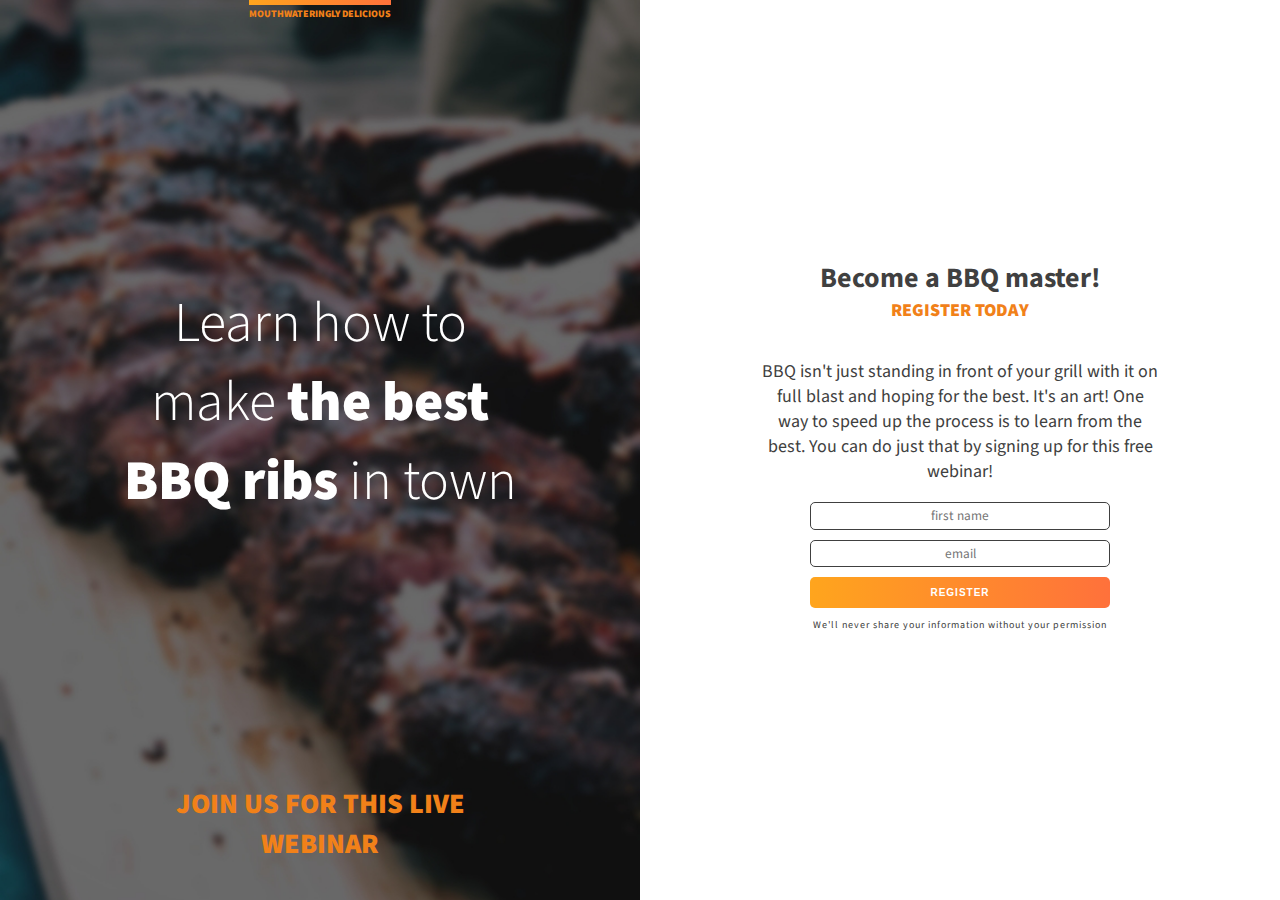
<file: BBQ-Page/index.html>
<!DOCTYPE html>
<html>

	<head>
		<title>Become a BBQ master!</title>
		<link href="https://fonts.googleapis.com/css?family=Source+Sans+Pro:300,400,900&display=swap" rel="stylesheet">
		<link href="css/styles.css" rel="stylesheet">
	</head>

	<body>
		<div class="intro">
			<h1>Learn how to make <strong>the best BBQ ribs</strong> in town</h1>
			<p>Join us for this live webinar</p>
			<p class="top-text">Mouthwateringly delicious</p>
		</div>

		<div class="main-content">
			<h2>Become a BBQ master! </h2>
			<p>Register Today</p>
			<p>BBQ isn't just standing in front of your grill with it on full blast and hoping for the best. It's an art! One
				way to speed up the process is to learn from the best. You can do just that by signing up for this free webinar!
			</p>

			<form class="email-collector" action="#" method="POST">
				<input type="text" required placeholder="first name">
				<input type="email" required placeholder="email">
				<button class="btn btn-primary" type="submit">Register</button>
			</form>

			<p class="fine-print">We'll never share your information without your permission</p>
		</div>
	</body>

</html>
</file>
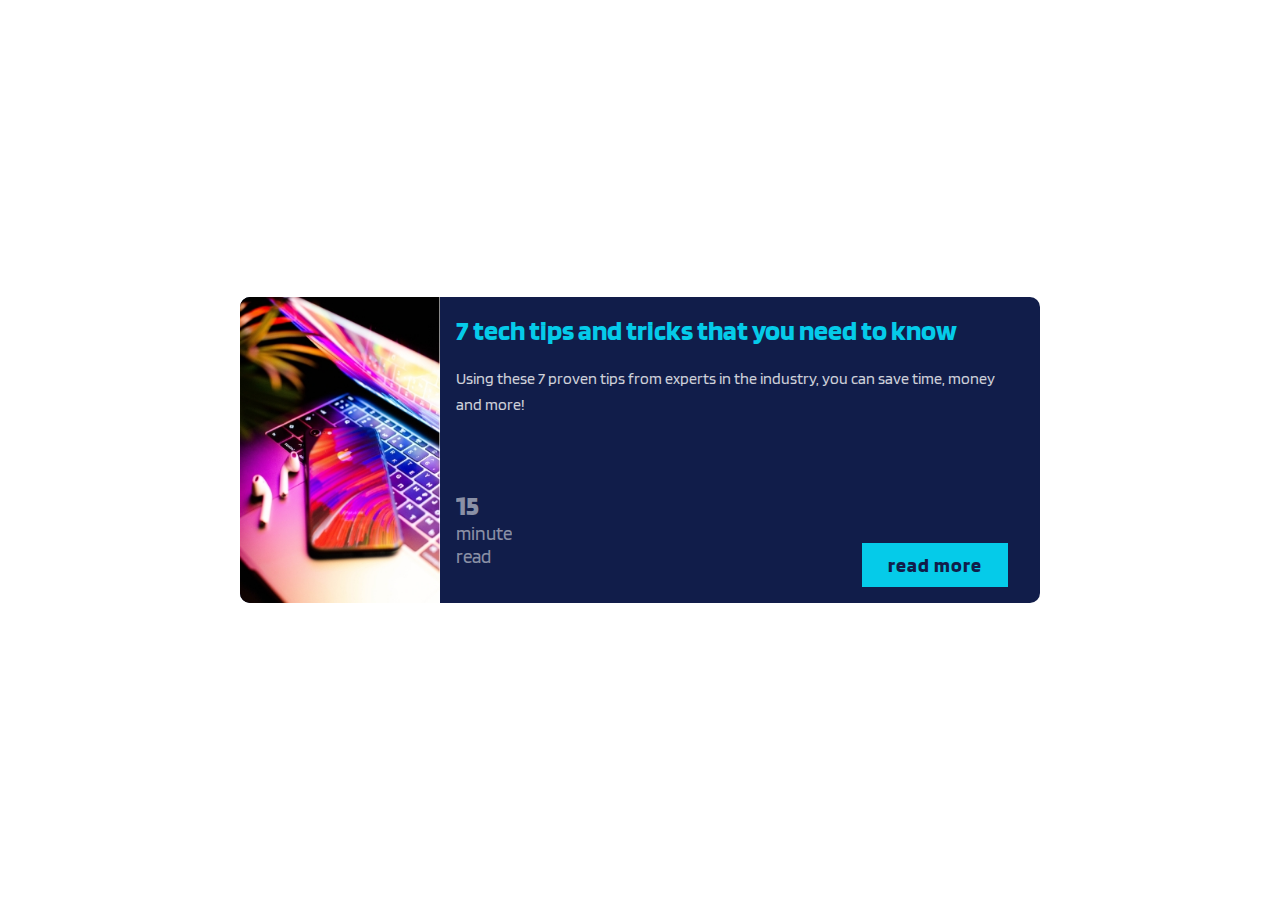
<file: Card Component - Grid/index.html>
<!DOCTYPE html>
<html>

	<head>
		<title>Grid card</title>
		<link href="https://fonts.googleapis.com/css?family=Blinker:400,700|Source+Sans+Pro&display=swap" rel="stylesheet">
		<meta name="viewport" content="width=device-width, initial-scale=1.0">
		<link rel="stylesheet" href="css/styles.css">
	</head>

	<body>
		<div class="card">
			<img class="card-img" src="img/tech.jpg" alt="an iphone on a macbook with dramatic lighting">
			<h2 class="card-title">7 tech tips and tricks that you need to know</h2>
			<p class="card-body">Using these 7 proven tips from experts in the industry, you can save time, money and more!</p>
			<p class="card-read-time"><span>15</span> minute<br>read</p>
			<a href="#" class="card-btn">read more</a>
		</div>
	</body>

</html>
</file>
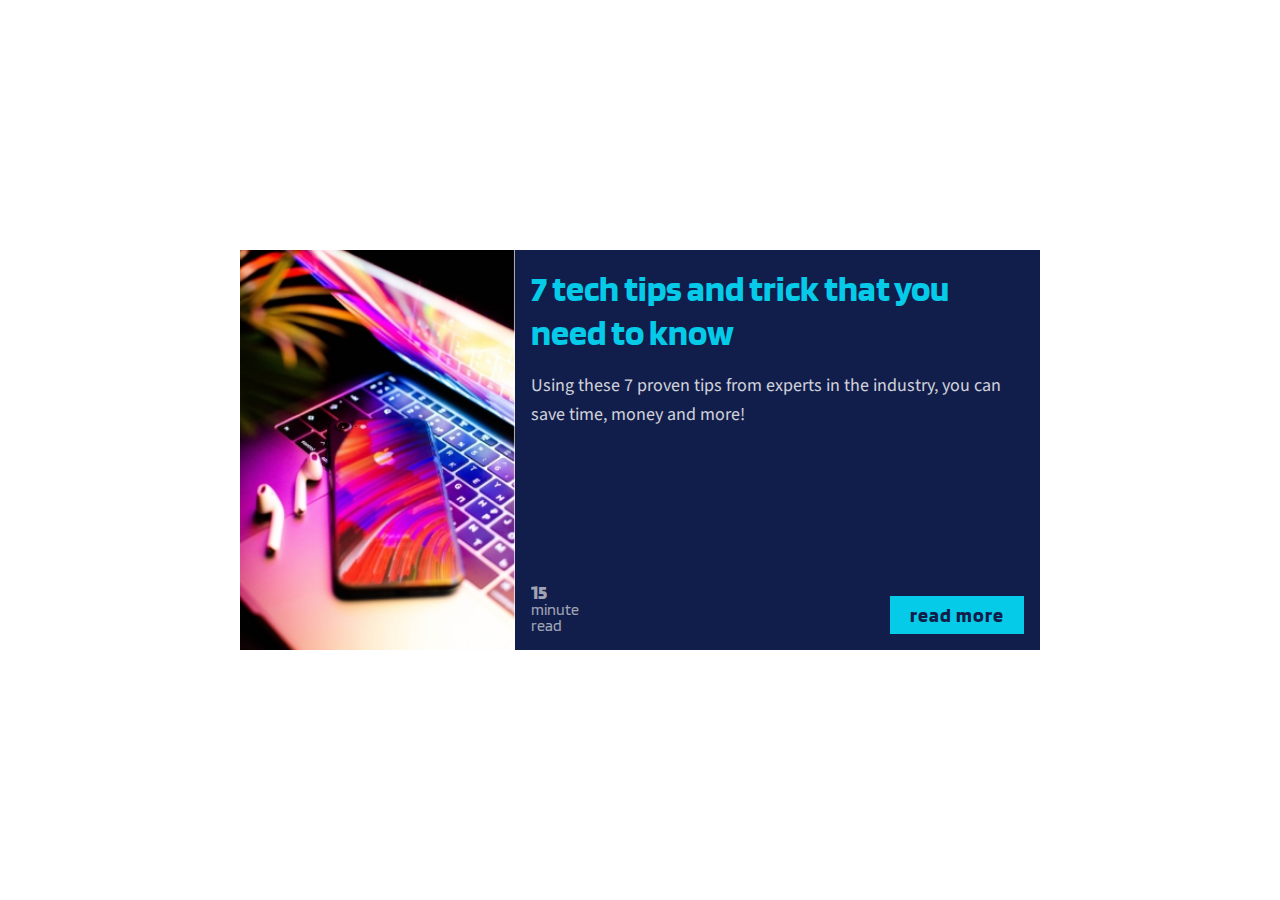
<file: Card Component/index.html>
<!DOCTYPE html>
<html lang="en">

	<head>
		<meta charset="UTF-8">
		<meta http-equiv="X-UA-Compatible" content="IE=edge">
		<meta name="viewport" content="width=device-width, initial-scale=1.0">
		<link rel="preconnect" href="https://fonts.googleapis.com">
		<link rel="preconnect" href="https://fonts.gstatic.com" crossorigin>
		<link href="https://fonts.googleapis.com/css2?family=Blinker:wght@400;700&family=Source+Sans+Pro&display=swap"
			rel="stylesheet">
		<link rel="stylesheet" href="css/styles.css">
		<title>Tech Tips and Tricks</title>
	</head>

	<body>
		<div class="card">
			<img class="card-img" src="images/tech.jpg" alt="an iphone on a macbook with dramatic lighting">
			<div class="card-content">
				<h1 class="card-title">7 tech tips and trick that you need to know</h1>
				<p class="card-body">Using these 7 proven tips from experts in the industry, you can save time, money and more!
				</p>
				<div class="card-footer">
					<p class="card-read-time"><span>15</span> minute<br>read</p>
					<a href="#" class="card-btn">read more</a>
				</div>
			</div>
		</div>
	</body>

</html>
</file>
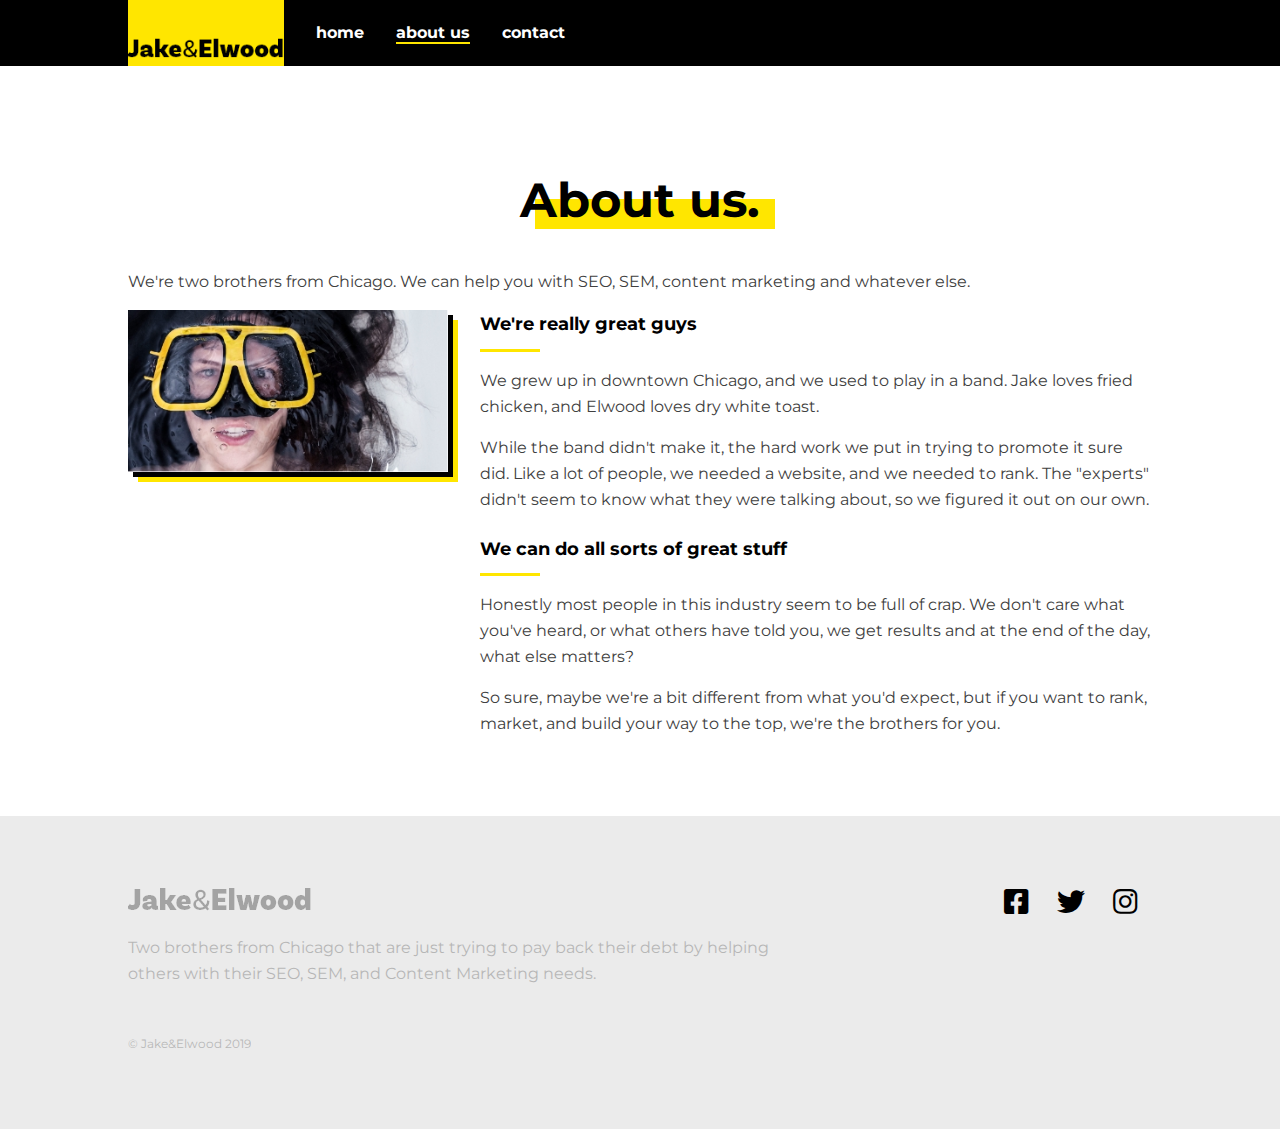
<file: Jake and Elwood/about.html>
<!DOCTYPE html>
<html>

	<head>
		<title>Jake &amp; Elwood</title>
		<!-- viewport meta to render pages on mobile properly -->
		<meta name="viewport" content="width=device-width, initial-scale=1">

		<!-- link to google fonts -->
		<link href="https://fonts.googleapis.com/css?family=Montserrat:400,700&display=swap" rel="stylesheet">

		<!-- https://cdnjs.com/libraries/font-awesome -->
		<link href="https://cdnjs.cloudflare.com/ajax/libs/font-awesome/5.9.0/css/all.css" rel="stylesheet">

		<!-- link to my CSS -->
		<link href="css/styles.css" rel="stylesheet">
	</head>

	<body>
		<header class="header main-grid">
			<div class="header-content">
				<a class="logo-link" href="index.html">
					<img src="img/logo.png" alt="" class="logo">
				</a>
				<button aria-label="Open navigation" class="open-nav">&#9776;</button>

				<nav class="nav">
					<button aria-label="Close navigation" class="close-nav">&times;</button>
					<ul class="nav-list">
						<li class="nav-item"><a href="index.html" class="nav-link">home</a></li>
						<li class="nav-item"><a href="about.html" class="nav-link current">about us</a></li>
						<li class="nav-item"><a href="contact.html" class="nav-link">contact</a></li>
					</ul>
				</nav>


			</div>
		</header>

		<main class="main-grid main-template">

			<h1 class="page-title">About us.</h1>
			<p class="about-subtitle">We&apos;re two brothers from Chicago. We can help you with SEO, SEM, content marketing and whatever
				else.</p>

			<img class="main-image" src="img/about-me.jpg" alt="a man wearing goggles">

			<div class="main-text">
				<h2 class="section-title">We're really great guys</h2>
				<p>We grew up in downtown Chicago, and we used to play in a band. Jake loves fried chicken, and Elwood loves dry
					white toast. </p>
				<p>While the band didn't make it, the hard work we put in trying to promote it sure did. Like a lot of people,
					we needed a website, and we needed to rank. The "experts" didn't seem to know what they were talking about, so
					we figured it out on our own.</p>
				<h2 class="section-title">We can do all sorts of great stuff </h2>
				<p>Honestly most people in this industry seem to be full of crap. We don't care what you've heard, or what
					others have told you, we get results and at the end of the day, what else matters? </p>
				<p>So sure, maybe we're a bit different from what you'd expect, but if you want to rank, market, and build your
					way to the top, we're the brothers for you.</p>
			</div>

		</main>

		<footer class="footer main-grid">
			<div class="footer-main">
				<img src="img/logo.png" alt="" class="footer-logo">
				<p class="footer-text">Two brothers from Chicago that are just trying to pay back their debt by helping others
					with their SEO, SEM, and Content Marketing needs.</p>
				<p class="footer-fineprint">© Jake&Elwood 2019</p>
			</div>
			<ul class="social-list">
				<li class="social-item"><a href="#" class="social-link"><i class="fab fa-facebook-square"></i></a></li>
				<li class="social-item"><a href="#" class="social-link"><i class="fab fa-twitter"></i></a></li>
				<li class="social-item"><a href="#" class="social-link"><i class="fab fa-instagram"></i></a></li>
			</ul>
		</footer>


		<script src="script.js"></script>
	</body>

</html>
</file>
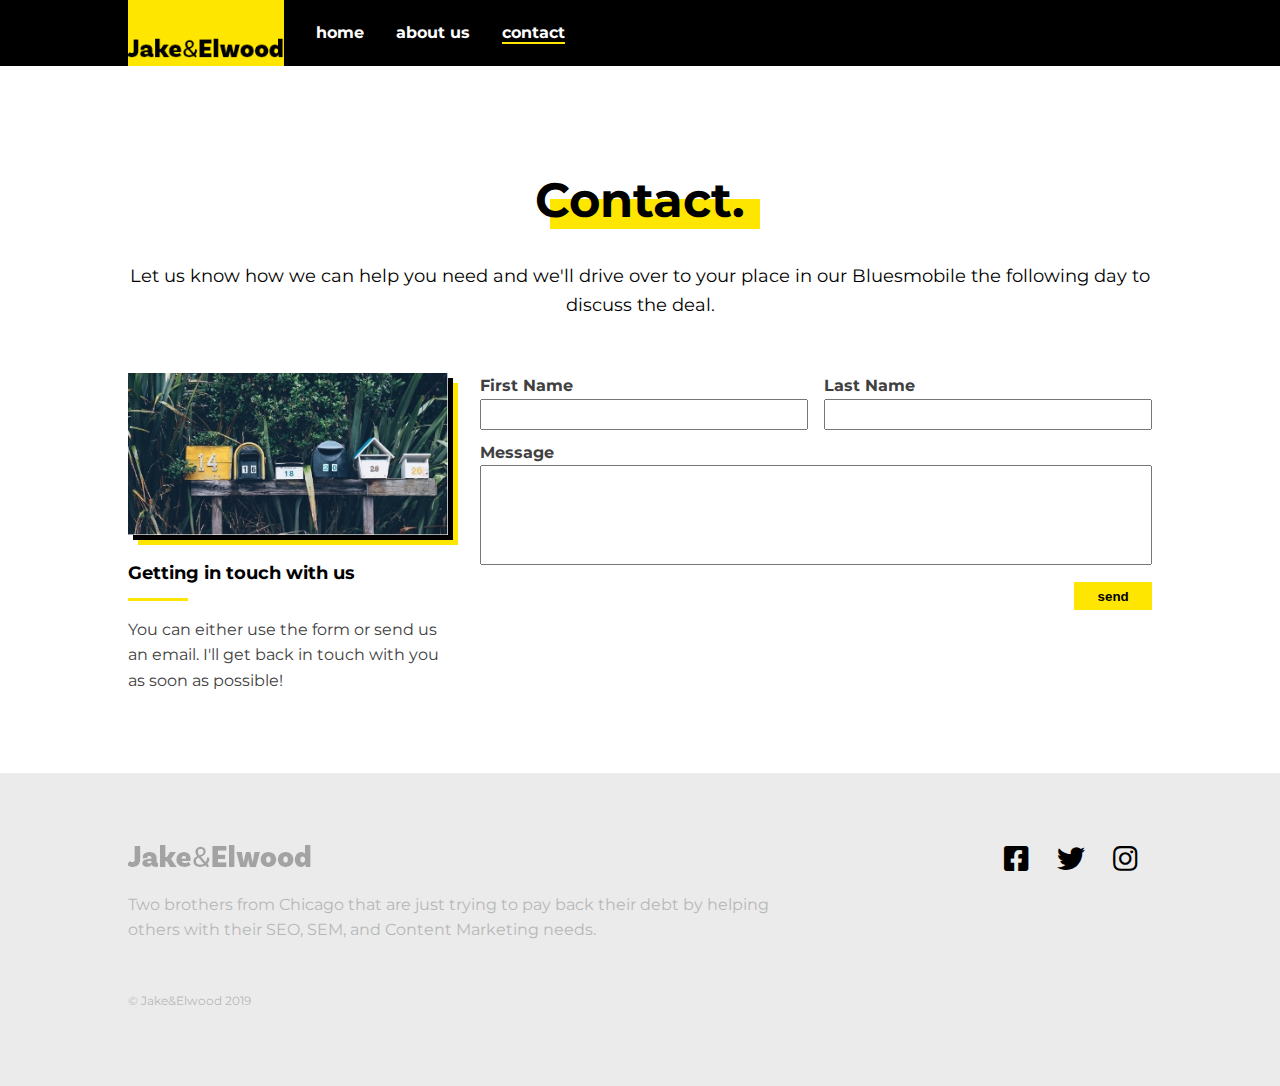
<file: Jake and Elwood/contact.html>
<!DOCTYPE html>
<html>

	<head>
		<title>Jake &amp; Elwood</title>
		<!-- viewport meta to render pages on mobile properly -->
		<meta name="viewport" content="width=device-width, initial-scale=1">

		<!-- link to google fonts -->
		<link href="https://fonts.googleapis.com/css?family=Montserrat:400,700&display=swap" rel="stylesheet">

		<!-- https://cdnjs.com/libraries/font-awesome -->
		<link href="https://cdnjs.cloudflare.com/ajax/libs/font-awesome/5.9.0/css/all.css" rel="stylesheet">

		<!-- link to my CSS -->
		<link href="css/styles.css" rel="stylesheet">
	</head>

	<body>
		<header class="header main-grid">
			<div class="header-content">
				<a class="logo-link" href="index.html">
					<img src="img/logo.png" alt="" class="logo">
				</a>
				<button aria-label="Open navigation" class="open-nav">&#9776;</button>

				<nav class="nav">
					<button aria-label="Close navigation" class="close-nav">&times;</button>
					<ul class="nav-list">
						<li class="nav-item"><a href="index.html" class="nav-link">home</a></li>
						<li class="nav-item"><a href="about.html" class="nav-link">about us</a></li>
						<li class="nav-item"><a href="contact.html" class="nav-link current">contact</a></li>
					</ul>
				</nav>


			</div>
		</header>

		<main class="main-template main-grid">

			<h1 class="page-title">Contact.</h1>
			<p class="subtitle">Let us know how we can help you need and we&apos;ll drive over to your place in our
				Bluesmobile the
				following day to discuss the deal.</p>

			<img class="main-image" src="img/contact.jpg" alt="a bunch of mailboxes">
			<div class="secondary-text">
				<h2 class="section-title">Getting in touch with us</h2>
				<p>You can either use the form or send us an email. I'll get back in touch with you as soon as possible!</p>
			</div>

			<div class="main-text">
				<form class="contact-form" action="#" method="POST">

					<label class="fname-label" for="fname">First Name</label>
					<input class="fname-input" id="fname" type="text">

					<label class="lname-label" for="lname">Last Name</label>
					<input class="lname-input" id="lname" type="text">

					<label class="message-label" for="message">Message</label>
					<textarea class="message-input" id="message"></textarea>

					<button class="btn btn-primary btn-form">send</button>
				</form>
			</div>


		</main>

		<footer class="footer main-grid">
			<div class="footer-main">
				<img src="img/logo.png" alt="" class="footer-logo">
				<p class="footer-text">Two brothers from Chicago that are just trying to pay back their debt by helping others
					with their SEO, SEM, and Content Marketing needs.</p>
				<p class="footer-fineprint">© Jake&Elwood 2019</p>
			</div>
			<ul class="social-list">
				<li class="social-item"><a href="#" class="social-link"><i class="fab fa-facebook-square"></i></a></li>
				<li class="social-item"><a href="#" class="social-link"><i class="fab fa-twitter"></i></a></li>
				<li class="social-item"><a href="#" class="social-link"><i class="fab fa-instagram"></i></a></li>
			</ul>
		</footer>


		<script src="script.js"></script>
	</body>

</html>
</file>
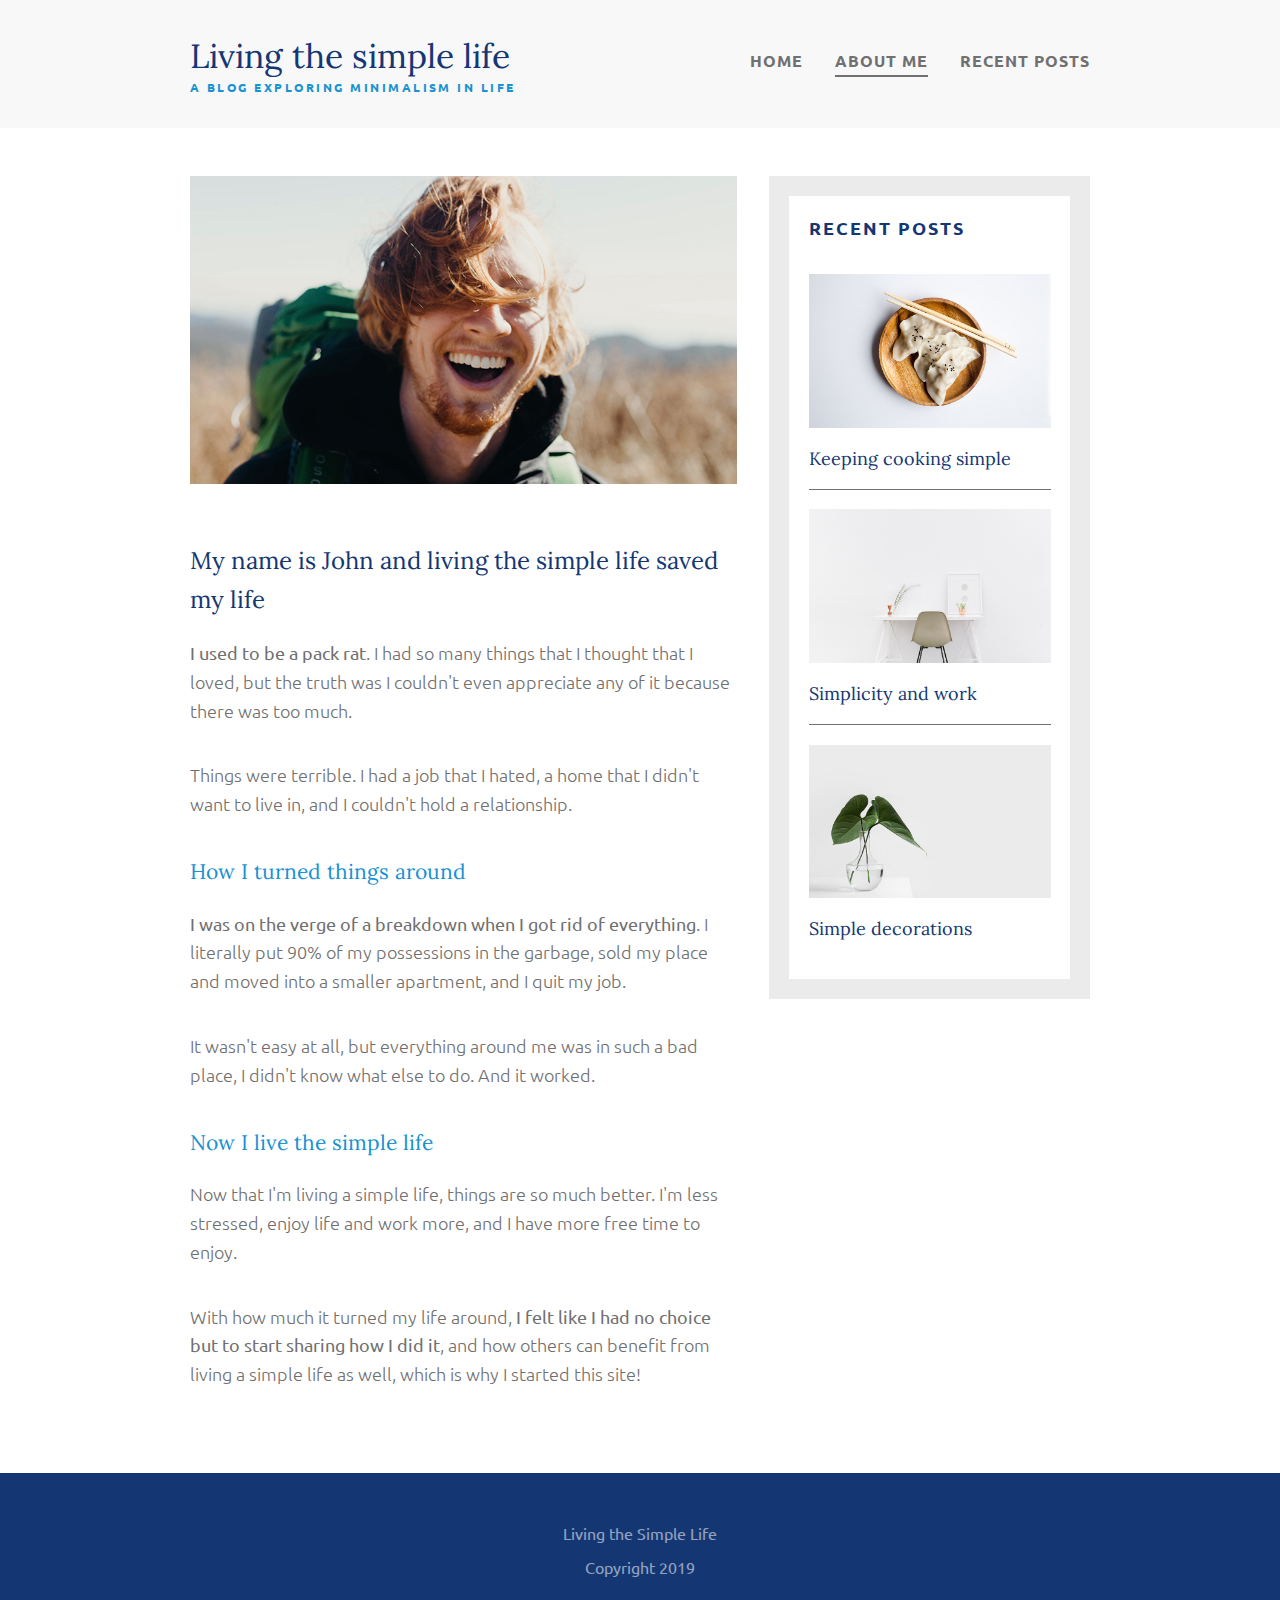
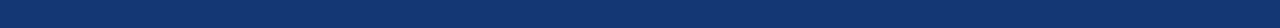
<file: Simple Life/about.html>
<!DOCTYPE html>

<html>

	<head>
		<link href="https://fonts.googleapis.com/css?family=Lora|Ubuntu:400,700&display=swap" rel="stylesheet">
		<link rel="stylesheet" href="css/styles.css">
		<meta name="viewport" content="width=device-width, initial-scale=1.0">
		<title>About me</title>
	</head>

	<body>
		<header>
			<div class="container container-nav">
				<div class="site-title">
					<h1>Living the simple life</h1>
					<p class="subtitle">A blog exploring minimalism in life</p>
				</div>
				<nav>
					<ul>
						<li><a href="index.html">Home</a></li>
						<li><a href="about.html" class="current-page">About me</a></li>
						<li><a href="recent.html">Recent posts</a></li>
					</ul>
				</nav>
			</div> <!-- / .container -->
		</header>

		<div class="container">
			<main role="main">

				<img src="img/about-me.jpg" class="image-full">
				<h2>My name is John and living the simple life saved my life</h2>
				
				<p class="text-about"><strong>I used to be a pack rat</strong>. I had so many things that I thought that I loved, but the truth was I
					couldn't even appreciate any of it because there was too much.</p>
				<p class="text-about">Things were terrible. I had a job that I hated, a home that I didn't want to live in, and I couldn't hold a
					relationship.</p>
				
				<h3>How I turned things around</h3>
				<p class="text-about"><strong>I was on the verge of a breakdown when I got rid of everything</strong>. I literally put 90% of my
					possessions in the garbage, sold my place and moved into a smaller apartment, and I quit my job.</p>
				<p class="text-about">It wasn't easy at all, but everything around me was in such a bad place, I didn't know what else to do. And it
					worked.</p>
				
				<h3>Now I live the simple life</h3>
				<p class="text-about">Now that I'm living a simple life, things are so much better. I'm less stressed, enjoy life and work more, and I have
					more free time to enjoy.</p>
				<p class="text-about">With how much it turned my life around, <strong>I felt like I had no choice but to start sharing how I did
						it</strong>, and how others can benefit from living a simple life as well, which is why I started this site!</p>

			</main>

			<aside class="sidebar">

				<div class="sidebar-widget" style="border: 20px solid #EBEBEB;">
					<h2 class="widget-title">RECENT POSTS</h2>
					<div class="widget-recent-post">
						<h3 class="widget-recent-post-title">Keeping cooking simple</h3>
						<img src="img/food.jpg" alt="two dumplings on a wood plate with chopsticks" class="widget-image">
					</div>
					<div class="widget-recent-post">
						<h3 class="widget-recent-post-title">Simplicity and work</h3>
						<img src="img/work.jpg" alt="a chair white chair at a white desk on a white wall" class="widget-image">
					</div>
					<div class="widget-recent-post">
						<h3 class="widget-recent-post-title">Simple decorations</h3>
						<img src="img/deco.jpg" alt="a green plant in a clear, round vase with water in it" class="widget-image">
					</div>
				</div>

			</aside>

		</div>


		<footer class="footer">
			<p class="footer-title">Living the Simple Life</p>
			<p class="footer-copyright">Copyright 2019</p>
		</footer>


	</body>

</html>
</file>
<file: BBQ-Page/css/styles.css>
* {
	box-sizing: border-box;
}

body {
	margin: 0;
	font-family: 'Source Sans Pro', sans-serif;
	font-size: 1rem;
	color: #404040;
	text-align: center;
}


/* =================
   Typography 
   ================= */

h1 {
	font-size: 2.25rem;
	font-weight: 300;
	color: #fff;
	margin: 0;
}

h1+p {
	color: #F18119;
	font-weight: 900;
	font-size: 1.3125rem;
	text-transform: uppercase;
	margin: 0;
}

h2 {
	font-size: 1.3125rem;
	margin: 0;
}

h2+p {
	font-weight: 900;
	color: #F18119;
	margin-top: 0;
	text-transform: uppercase;
}

.top-text {
	font-size: 0.625rem;
	margin: 0;
	padding-top: 2px;
	color: #F18119;
	font-weight: 900;
	text-transform: uppercase;
	order: -1;
	border-top: 5px solid #F18119;
	border-image: linear-gradient(to left, #ff713b, #ffa51d) 1;
}

.fine-print {
	font-size: 0.625rem;
	letter-spacing: 1px;
}

strong {
	font-weight: 900;
}


/* =================
   Intro section 
   ================= */

.intro {
	background-image: url(../images/dark-ribs.jpg);
	background-size: cover;
	background-position: center;
	padding: 0 .5em 2em;
	display: flex;
	flex-direction: column;
	justify-content: space-between;
	min-height: 50vh;
}


/* =================
   main-content section 
   ================= */

.main-content {
	padding: 2em 1em;
}



.intro>*,
.main-content>* {
	max-width: 400px;
	margin-left: auto;
	margin-right: auto;
}


/* =================
   form
   ================= */

.email-collector {
	width: 80%;
	max-width: 300px;
}

input,
.btn {
	width: 100%;
	border-radius: 5px;
}

input {
	font-family: inherit;
	text-align: inherit;
	margin-bottom: .75em;
	padding: .25em;
	border: 1px solid #404040;
	transform: scale(1);
	transition: transform 250ms;
}

input:focus {
	transform: scale(1.1);
}

.btn {
	display: inline-block;
	padding: 1em 1.5em;
	font-size: 0.625rem;
	text-transform: uppercase;
	font-weight: 900;
	letter-spacing: 1px;
	border: 0;
	cursor: pointer;
}

.btn-primary {
	background-image: linear-gradient(to left, #FF713B, #FFA51D);
	color: white;
	transform: scale(1);
	transition: transform 250ms;
}

.btn-primary:hover,
.btn-primary:focus {
	transform: scale(1.1);
}

/* =================
   media queries 
   ================= */

@media (min-width: 500px) {
	body {
		font-size: 1.125rem;
		display: flex;
	}

	h1 {
		font-size: 3.5rem;
	}

	h2,
	h1+p {
		font-size: 1.75rem;
	}

	.intro,
	.main-content {
		width: 50%;
		min-height: 100vh;
	}

	.main-content {
		display: flex;
		flex-direction: column;
		justify-content: center;
	}
}
</file>
<file: Card Component - Grid/css/styles.css>
body {
	margin: 0;
	font-size: 1rem;
	font-family: 'Blinker', sans-serif;
	font-weight: 400;
	display: flex;
	align-items: center;
	justify-content: center;
	height: 100vh;
}

/* Typography */

.card-title {
	margin: 0;
	font-size: 1.75rem;
	font-weight: 700;
	color: #05CBE9;
	grid-column: 2 / -2;
	grid-row: 3;
	align-self: start;
}

.card-body {
	font-size: 1rem;
	font-weight: 400;
	color: #FFFFFF;
	opacity: 0.8;
	grid-column: 2 / -2;
	grid-row: 4;
	line-height: 1.6;
}

.card-read-time {
	font-size: 1.1875rem;
	font-weight: 400;
	color: #fff;
	opacity: 0.51;
	grid-column: 2;
	grid-row: 5;
	align-self: end;
}

.card-read-time span {
	font-size: 1.75rem;
	font-weight: 700;
	display: block;
}

.card-btn {
	grid-column: 3;
	grid-row: 5;
	align-self: end;
	justify-self: end;
	background-color: #05CBE9;
	text-decoration: none;
	color: #111D4A;
	padding: 0.5em 1.3em;
	font-weight: 700;
	letter-spacing: 1px;
	font-size: 1.25rem;
}


/* Layout */

.card {
	display: grid;
	width: 90%;
	max-width: 800px;
	background-color: #111D4A;
	grid-template: 194px 1em auto auto 100px 1em / 1em auto auto 1em;
	color: #fff;
	border-radius: 10px;
	margin: 0;
}

.card-img {
	width: 100%;
	height: 100%;
	object-fit: cover;
	grid-column: 1 / -1;
	grid-row: 1;
	border-top-right-radius: 10px;
	border-top-left-radius: 10px;
}

@media (min-width: 600px) {
	.card {
		grid-template: 1em auto auto 150px 1em / 200px auto auto 1em;
		gap: 0 1em;
	}

	.card-img {
		grid-column: 1;
		grid-row: 1 / -1;
		border-top-right-radius: 0;
		border-bottom-left-radius: 10px;
	}

	.card-title {
		grid-column: 2 / -2;
		grid-row: 2;
	}

	.card-body {
		grid-column: 2 / -2;
		grid-row: 3;
	}

	.card-read-time {
		grid-column: 2;
		grid-row: 4;
	}

	.card-btn {
		grid-column: 3;
		grid-row: 4;
	}
}
</file>
<file: Card Component/css/styles.css>
body {
	display: flex;
	justify-content: center;
	align-items: center;
	min-height: 100vh;
	margin: 0;
}

.card {
	width: 90%;
	margin: 0 auto;
	max-width: 800px;
	background: #111d4a;
	color: #fff;
	display: flex;
	flex-direction: column;
}

.card-img {
	object-fit: cover;
	flex-basis: 350px;
	min-width: 0;
	min-height: 0;
}

.card-content {
	padding: 1em;
}

.card-title,
.card-read-time,
.card-btn {
	font-family: 'Blinker', sans-serif;
}

.card-title {
	color: #05cbe9;
	font-size: 1.75rem;
	margin: 0;
}

.card-body {
	font-size: 1rem;
	font-family: 'Source Sans Pro', sans-serif;
	line-height: 1.6;
	opacity: .8;
}

.card-footer {
	display: flex;
	justify-content: space-between;
	align-items: flex-end;
	margin-top: 3em;
}

.card-read-time {
	margin: 0;
	opacity: .6;
	line-height: 1;
}

.card-read-time span {
	font-weight: 700;
	display: block;
	font-size: 1.25em;
}

.card-btn {
	font-size: 1.25rem;
	background: #05cbe9;
	color: #111d4a;
	font-weight: 700;
	text-decoration: none;
	padding: .35em 1em;
	letter-spacing: 1px;
}

@media (min-width: 600px) {
	.card {
		flex-direction: row;
	}

	.card-img {
		height: 400px;
	}

	.card-content {
		display: flex;
		flex-direction: column;
	}

	.card-title {
		font-size: 2.25rem;
	}

	.card-body {
		font-size: 1.125rem;
		max-width: 500px;
	}

	.card-footer {
		margin-top: auto;
	}
}
</file>
<file: Jake and Elwood/css/styles.css>
* {
	box-sizing: border-box;
}

body {
	margin: 0;
	font-family: 'Montserrat', sans-serif;
	font-size: 1rem;
	color: #404040;
	line-height: 1.6;
}

img {
	max-width: 100%;
}

/* ==================
    Typography
===================== */

h1,
h2,
strong {
	font-weight: 700;
}

.accent-color {
	color: #FFE600;
}

.page-title,
.subtitle {
	grid-column: 2 / -2;
	color: #000;
	text-align: center;
}

.page-title {
	font-size: 3rem;
	margin-bottom: .5em;
	justify-self: center;
}

.page-title::after {
	content: '';
	display: block;
	width: 100%;
	height: 30px;
	background: #FFE600;
	margin-top: -40px;
	margin-left: 15px;
}

.subtitle {
	margin: .5em 0 3em;
	font-size: 1.125rem;
}

.hero-title {
	font-size: 1.5rem;
	line-height: 1.4;
	margin-bottom: 0;
}

.hero-subtitle {
	font-size: 1.125rem;
	margin-bottom: 2em;
}

.section-title {
	font-size: 1.125rem;
	color: #000;
	margin-top: 1.25em;
}

.section-title::after {
	content: "";
	display: block;
	width: 60px;
	height: 3px;
	margin-top: 10px;
	background: #FFE600;
}

.section-title-center::after {
	margin-left: auto;
	margin-right: auto;
}

.section-title:first-child {
	margin-top: 0;
}

/* buttons */

.btn {
	padding: .5em 1.75em;
	font-weight: 700;
	margin-top: .5em;
	text-decoration: none;
	border: 0;
	cursor: pointer;
}

.btn-primary {
	background: #FFE600;
	color: #000;
	justify-self: start;
	transition: background 250ms ease-in-out;
}

.btn-primary:hover,
.btn-primary:focus {
	background: #ffc400;
}

.btn-form {
	justify-self: end;
}



/* ==================
    general layout
===================== */

.main-grid {
	display: grid;
	grid-template-columns: minmax(1em, 1fr) minmax(0px, 500px) minmax(1em, 1fr);
	grid-column-gap: 2em;
}

@media (min-width: 600px) {
	.main-grid {
		grid-template-columns: minmax(1em, 1fr) repeat(3, minmax(150px, 320px)) minmax(1em, 1fr);
	}
}

/* navigation */

.header {
	background: black;
}

.header-home {
	background: transparent;
	position: absolute;
	width: 100%;
}

.header-content {
	display: flex;
	grid-column: 2 / -2;
}

.logo-link {
	background-color: #FFE600;
	padding-top: 2em;
}

.nav {
	position: fixed;
	background: #000;
	width: 100%;
	top: 0;
	right: 0;
	bottom: 0;
	left: 100%;
	transform: translateX(0);
	transition: transform 250ms;
}

.navigation-open {
	transform: translateX(-100%);
}

.nav-list {
	display: flex;
	list-style: none;
	margin: 0;
	padding: 0;
	height: 100%;
	align-items: center;
	justify-content: space-around;
	flex-direction: column;
}

.nav-link {
	color: #fff;
	text-decoration: none;
	font-size: 3rem;
	font-weight: 700;
	transition: color 250ms ease-in-out;
}

.nav-link:hover,
.nav-link:focus {
	color: #FFE600;
}

.close-nav {
	border: 0;
	background: 0;
	color: #FFE600;
	font-weight: 700;
	font-size: 3rem;
	cursor: pointer;
	padding: .5em;
	position: absolute;
}

.open-nav {
	border: 0;
	background: 0;
	color: #fff;
	cursor: pointer;
	padding: .5em;
	margin-left: auto;
	font-size: 1.5em;
}

.current {
	border-bottom: 2px solid #FFE600;
}

@media (min-width: 600px) {

	.open-nav,
	.close-nav {
		display: none;
	}

	.nav {
		position: initial;
	}

	.nav-list {
		flex-direction: row;
		justify-content: flex-start;
	}

	.nav-item {
		margin-left: 2em;
	}

	.nav-link {
		font-size: 1rem;
	}

	.header-home .nav {
		background: transparent;
	}
}

/* footer */

.footer {
	background: #ebebeb;
	padding: 4em 0;
	text-align: center;

	grid-template-areas:
		". social ."
		". main .";
}

.footer-main,
.social-list {
	grid-column: 2 / -2;
}

.footer-logo,
.footer-text,
.footer-fineprint {
	opacity: .3;
}

.footer-main {
	grid-area: main;
}

.footer-fineprint {
	font-size: .75rem;
	margin-top: 4em;
}

.social-list {
	grid-area: social;
	list-style: none;
	padding: 0;
	margin: 0 0 2em;
	display: flex;
	justify-content: center;
}

.social-link {
	color: #000;
	font-size: 1.75rem;
	margin: 0 .5em;
}

.social-link:hover {
	color: #777;
}

@media (min-width: 600px) {
	.footer {
		grid-template-areas:
			". main main social ."
	}

	.footer-main {
		text-align: left;
	}

	.social-list {
		justify-content: flex-end;
	}
}

/* ==================
    hero area
===================== */

.hero {
	background-image: url(../img/hero-bg.jpg);
	background-size: cover;
	background-position: bottom;
	padding: 8em 0 4em;
	color: #fff;
}

.hero>* {
	grid-column: 2 / -2;
}

@media (min-width: 400px) {
	.hero>* {
		margin-right: 20%;
	}
}

@media (min-width: 600px) {

	.hero {
		padding: 10em 0 6em;
	}

	.hero>* {
		grid-column: 2 / span 2;
	}

}


/* ==================
    info section
===================== */

.info {
	padding: 4em 0;
	text-align: center;
}

.col {
	grid-column: 2 / -2;
}

@media (min-width: 600px) {
	.col {
		grid-column: span 1;
	}

	.col:first-child {
		grid-column: 2 / span 1;
	}
}


/* ==================
    template page
===================== */

.main-template {
	padding: 4em 0;
}

.main-template>* {
	grid-column: 2 / -2;
}

.main-image {
	margin-bottom: 1.5em;
	box-shadow: 5px 5px 0px black, 10px 10px 0 #FFE600;
}

@media (min-width: 600px) {

	.main-image,
	.secondary-text {
		grid-column: 2;
	}

	.main-text {
		grid-column: 3 / span 2;
		grid-row: span 2;
	}

	.secondary-text {
		order: 2;
	}

}



/* ==================
    form
===================== */

.contact-form {
	display: grid;
}

label {
	font-weight: 700;
}

input,
textarea {
	margin-bottom: .75em;
	padding: .4em;
	font-family: inherit;
}

textarea {
	resize: none;
	height: 100px;
}



@media (min-width: 600px) {
	.contact-form {
		grid-template-columns: repeat(2, 1fr);
		grid-auto-flow: dense;
		grid-column-gap: 1em;
	}

	.fname-label,
	.fname-input {
		grid-column: 1;
	}

	.lname-label,
	.lname-input {
		grid-column: 2;
	}

	.message-label,
	.message-input {
		grid-column: span 2;
	}

	.btn-form {
		grid-column: 2;
	}

}
</file>
<file: Simple Life/css/styles.css>
@font-face {
    src: url(/fonts/SEGOEUI.TTF);
    font-family: 'Segoe';
}

body {
    margin: 0;
    font-family: 'Ubuntu', sans-serif;
    line-height: 1.6;
}

/* =================
Typography
================= */

h1 {
    font-family: 'Lora', serif;
    font-weight: 400;
    color: #143774;
    font-size: 2.1rem;
    margin: 0;
    line-height: 1.4;
}

.subtitle {
    font-weight: 700;
    color: #1792d2;
    font-size: .75rem;
    margin: 0;
    text-transform: uppercase;
    letter-spacing: 0.155rem;
    line-height: 1.4;
}

/* =================
Layout
================= */

.container {
    width: 90%;
    max-width: 900px;
    margin: 0 auto;
}

.container-nav {
    display: flex;
    justify-content: space-between;
}

header {
    background: #f8f8f8;
    padding: 2em 0;
    margin-bottom: 3em;
}


/* navigation */

nav ul {
    list-style: none;
    padding: 0;
    display: flex;
    justify-content: center;
}

nav li {
    margin-left: 2em;
}

nav a {
    text-decoration: none;
    color: #707070;
    font-weight: 700;
    padding: .25em 0;
    text-transform: uppercase;
    letter-spacing: 1px;
}

nav a:hover,
nav a:focus {
    color: #1792d2;
}

.current-page {
    border-bottom: 2px solid #707070;
}

.current-page:hover {
    color: #707070;
}

.text-about {
    font-size: 1.125rem;
    color: #707070;
    font-weight: 300;
    margin-bottom: 2em;
}

/* =======================
          Article   
========================== */

.article-title {
    font-family: 'Lora', serif;
    color: #143774;
    order: 3;
}

.article-image {
    width: 100%;
    height: 308px;
    order: 1;
    object-fit: cover;
    object-position: bottom;
}

.article-info {
    font-family: 'Segoe';
    color: #707070;
    font-size: 0.875rem;
    order: 2;
}

.article-body {
    color: #707070;
    order: 4;
    padding-bottom: 1.2em;
}

.article-read-more {
    font-size: 0.875rem;
    color: #1792d2;
    font-weight: 700;
    letter-spacing: 0.175rem;
    order: 5;
}

.article-anchor {
    font-size: 1.125rem;
    color: #1792d2;
    text-decoration: underline;
}

.article-featured {
    display: flex;
    flex-direction: column;
    border-bottom: #707070 1px solid;
    padding-bottom: 1.5em;
}

/* General */

.container {
    display: flex;
    flex-direction: row;
}

a:hover,
a:focus {
    color: #143774;
}

.image-full {
    max-height: 308px;
    width: 100%;
    object-fit: cover;
    margin-bottom: 2em;
}

h1,
h2,
h3 {
    font-family: 'Lora', serif;
    font-weight: 400;
    color: #143774;
}

h3 {
    color: #1792d2;
    font-size: 1.3125rem;
}


/* ======================= 
       Article recent
========================== */

.article-recent {
    display: flex;
    flex-direction: row;
}

.article-recent-main {
    display: flex;
    flex-direction: column;
    order: 2;
}

.article-recent-secondary {
    display: flex;
    flex-direction: column;
    order: 1;
    padding-right: 1.2em;
    padding-top: 1.2em;
}

.article-recent-secondary img {
    width: 100%;
    min-width: 198px;
    max-width: 198px;
    height: 242px;
    object-fit: cover;
    object-position: center;
}

.article-image-left {
    object-position: left;
}

/* ======================
         Sidebar      
========================= */

.widget-title {
    color: #143774;
    font-family: 'Ubuntu', serif;
    letter-spacing: 2px;
    font-size: 1.125rem;
    margin-top: 0;
    line-height: 1.4;
    font-weight: 700;
}

.widget-image {
    width: 100%;
    height: auto;
    object-fit: cover;
    order: 1;
}

.widget-recent-post-title {
    color: #143774;
    font-size: 1.125rem;
    font-weight: 300;
    font-family: 'Lora', serif;
    order: 2;
    margin-top: 1em;
    line-height: 1.4;
}

.widget-body {
    color: #143774;
    font-size: 0.875rem;
    font-weight: 300;
}

.sidebar {
    padding-left: 2em;
}

.sidebar-widget {
    display: flex;
    flex-direction: column;
    justify-content: center;
    padding: 1.2em;
}

.widget-recent-post {
    display: flex;
    flex-direction: column;
    border-bottom: 1px solid #707070;
    padding-top: 1.2em;
}

.widget-recent-post:last-of-type {
    border-bottom: none;
}

/* ====================
        Footer
======================= */

.footer {
    background-color: #143774;
    text-align: center;
    padding: 2em 0;
    margin-top: 3em;
}

.footer-title {
    color: #FFFFFF;
    opacity: 54%;
    margin-bottom: 0;
}

.footer-copyright {
    color: #FFFFFF;
    opacity: 54%;
    margin-top: 0.5em;
}

@media (max-width: 710px) {

    .container-nav {
        flex-direction: column;
    }

    header {
        text-align: center;
    }

    nav ul {
        flex-direction: column;
    }

    nav li {
        margin: .5em 0;
        padding-top: 1em;
    }

    .container {
        flex-direction: column;
    }

    h2.article-title {
        margin: 0;
        display: inline-block;
    }

    .article-recent {
        flex-direction: column;
    }

    .article-recent-secondary img {
        min-width: 100%;
        max-width: 100%;
    }

    .article-read-more {
        margin-bottom: 2em;
    }

    .article-info {
        text-align: left;
        margin-bottom: 0.5em;
        display: inline-block;
    }

    .sidebar {
        padding-left: 0;
    }

    .sidebar-widget {
        width: 83.5%;
    }

    .widget-image {
        width: 100%;
        height: auto;
        max-height: 133px;
        object-fit: cover;
        object-position: center;
    }
}
</file>
